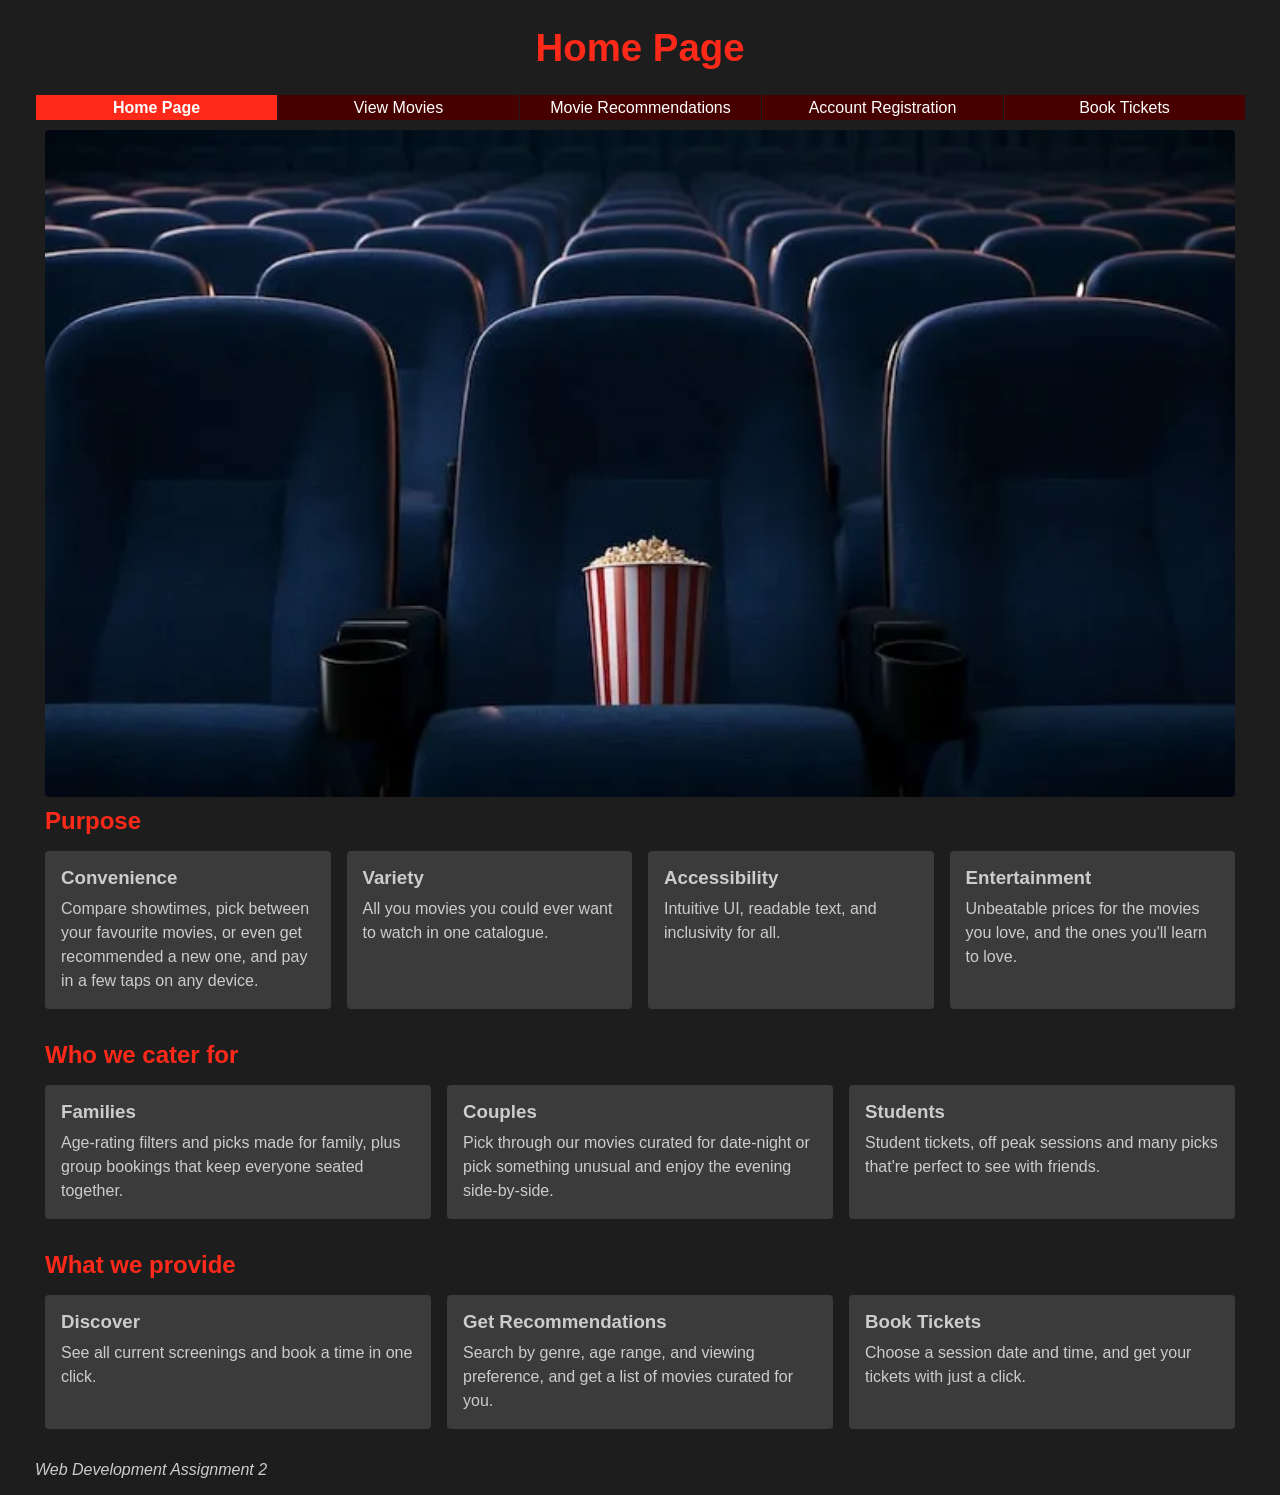
<file: index.html>
<!DOCTYPE html>
<html lang="en">

<head>
    <meta charset="utf-8">
    <meta name="description" content="Web Development">
    <meta name="keywords" content="Page 1">
    <meta name="author" content="max">
    <meta name="viewport" content="width=device-width, initial-scale=1">
    <link rel="stylesheet" href="css/style.css">
    <script src="js/script.js"></script>
    <title>Home Page</title>
</head>

<body>
    <header>
        <h1>Home Page</h1>
    </header>
    <nav>
        <ul>
            <li><a href="index.html" class="current">Home Page</a></li>
            <li><a href="movies.html">View Movies</a></li>
            <li><a href="recommend.html">Movie Recommendations</a></li>
            <li><a href="register.html">Account Registration</a></li>
            <li><a href="booking.html">Book Tickets</a></li>
        </ul>
    </nav>
    <section class="about">
        <img class="about_img" src="images/popcorn-bucket-theater-seat-empty-cinema.webp" width="1200" height="400" alt="Popcorn bucket on a theater seat in a empty cinema">
        <article >
            <h2>Purpose</h2>
            <div class="card">
                <h3>Convenience </h3>
                <p>
                    Compare showtimes, pick between your favourite movies, or even get recommended a new one, and pay in a few taps on any device.
                </p>
            </div>
            <div class="card">
                <h3>Variety</h3>
                <p>
                    All you movies you could ever want to watch in one catalogue.
                </p>
            </div>
            <div class="card">
                <h3>Accessibility</h3>
                <p>
                    Intuitive UI, readable text, and inclusivity for all. 
                </p>
            </div>
            <div class="card">
                <h3>Entertainment</h3>
                <p>
                    Unbeatable prices for the movies you love, and the ones you'll learn to love. 
                </p>
            </div>
        </article>
        <article>
            <h2>Who we cater for</h2>
            <div class="card">
                <h3>Families</h3>
                <p>
                    Age-rating filters and picks made for family, plus group bookings that keep everyone seated together.
                </p>
            </div>
            <div class="card">
                <h3>Couples</h3>
                <p>
                    Pick through our movies curated for date-night or pick something unusual and enjoy the evening side-by-side.
                </p>
            </div>
            <div class="card">
                <h3>Students</h3>
                <p>
                    Student tickets, off peak sessions and many picks that're perfect to see with friends.
                </p>
            </div>
        </article>
        <article>
            <h2>What we provide</h2>
            <div class="card">
                <h3>Discover</h3>
                <p>
                    See all current screenings and book a time in one click.
                </p>
            </div>
            <div class="card">
                <h3>Get Recommendations</h3>
                <p>
                    Search by genre, age range, and viewing preference, and get a list of movies curated for you.
                </p>
            </div>
            <div class="card">
                <h3>Book Tickets</h3>
                <p>
                    Choose a session date and time, and get your tickets with just a click.
                </p>
            </div>
        </article>
    </section>
    <footer>
        <p><em>Web Development Assignment 2</em></p>
    </footer>
</body>

</html>
</file>
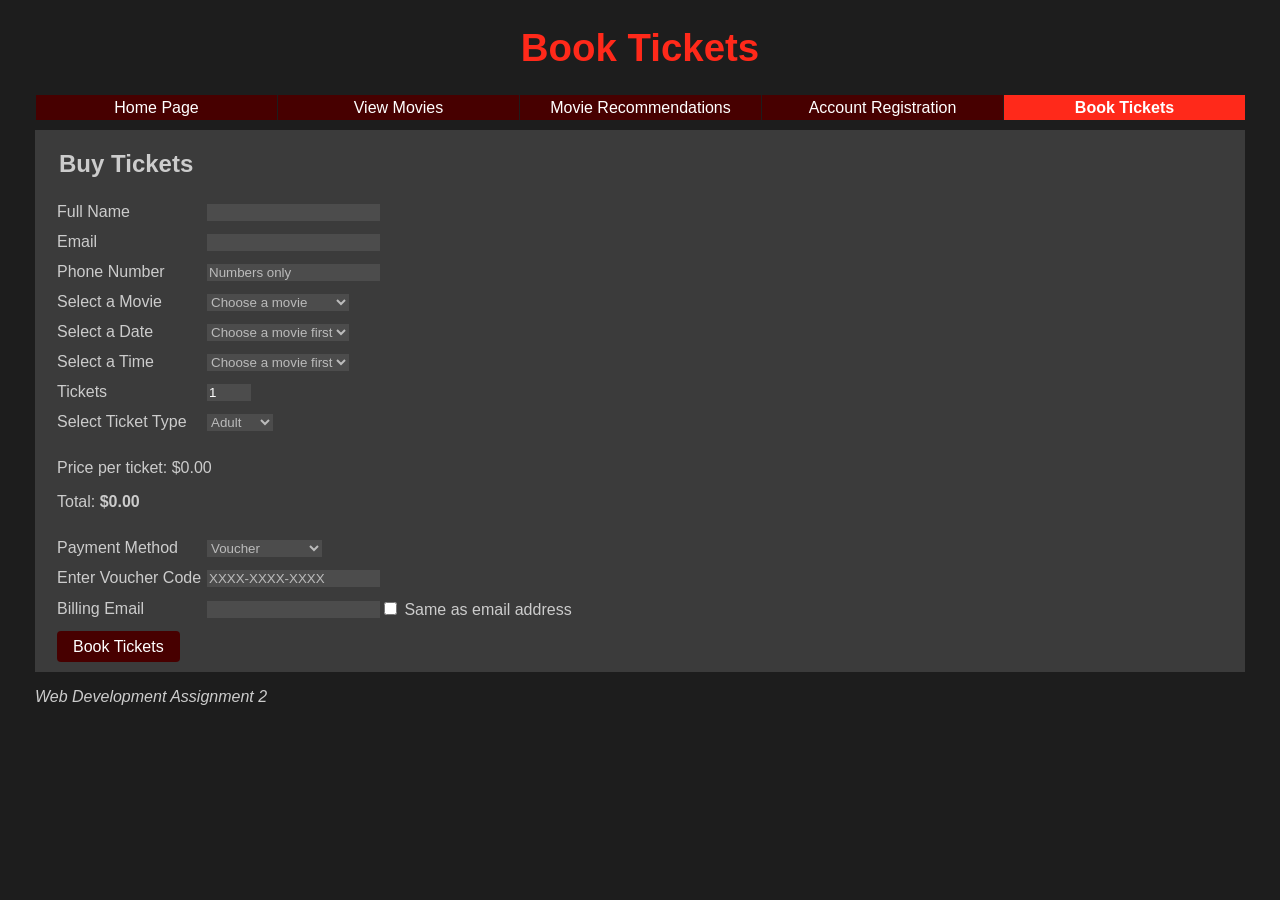
<file: booking.html>
<!DOCTYPE html>
<html lang="en">

<head>
    <meta charset="utf-8">
    <meta name="description" content="Web Development">
    <meta name="keywords" content="Page 5">
    <meta name="author" content="max">
    <meta name="viewport" content="width=device-width, initial-scale=1">
    <link rel="stylesheet" href="css/style.css">
    <script src="js/script.js" defer></script>
    <title>Booking</title>
</head>

<body>
    <header>
        <h1>Book Tickets</h1>
    </header>
    <nav>
        <ul>
            <li><a href="index.html">Home Page</a></li>
            <li><a href="movies.html">View Movies</a></li>
            <li><a href="recommend.html">Movie Recommendations</a></li>
            <li><a href="register.html">Account Registration</a></li>
            <li><a href="booking.html" class="current">Book Tickets</a></li>
        </ul>
    </nav>
    <section>
        <form id="booking-form" method="post" action="http://mercury.swin.edu.au/it000000/cos10005/regtest.php">
            <div class="container">
                <fieldset>
                    <legend><h2>Buy Tickets</h2></legend>
                    <div class="textinput">
                        <label for="Fname">Full Name</label>
                        <input id="Fname" type="text" name="Fname" required="required">
                    </div>
                    <div class="textinput">
                        <label for="email">Email</label>
                        <input id="email" type="email" name="email" required="required">
                    </div>
                    <div class="textinput">
                        <label for="phone">Phone Number</label>
                        <input id="phone" type="tel" name="phone" placeholder="Numbers only">
                    </div>
                    <div class="dropinput">
                        <label for="movie">Select a Movie</label>
                        <select id="movie" name="movie">
                            <option value="N" disabled selected>Choose a movie</option>
                        </select>
                    </div>

                    <div class="dropinput">
                        <label for="date">Select a Date</label>
                        <select id="date" name="date" required>
                            <option value="" disabled selected>Choose a date</option>
                        </select>
                    </div>

                    <div class="dropinput">
                        <label for="time">Select a Time</label>
                        <select id="time" name="time" required>
                            <option value="" disabled selected>Choose a time</option>
                        </select>
                    </div>

                    <div class="textinput">
                        <label for="tickets">Tickets</label>
                        <input id="tickets" type="number" name="tickets" min="1" max="10" value="1" required>
                    </div>

                    <div class="dropinput">
                        <label for="ticket-type">Select Ticket Type</label>
                        <select id="ticket-type" name="type">
                            <option value="adult">Adult</option>
                            <option value="child">Child</option>
                            <option value="student">Student</option>
                        </select>
                    </div>
                    <div class="priceinfo">
                        <p>Price per ticket: <span id="unit-price">$0.00</span></p>
                        <p>Total: <strong id="total-price">$0.00</strong></p>
                    </div>
                    <div class="dropinput">
                        <label for="payment">Payment Method</label>
                        <select id="payment" name="payment">
                            <option value="V">Voucher</option>
                            <option value="O">Online Payment</option>
                        </select>
                    </div>
                    <div class="textinput">
                        <label for="voucher">Enter Voucher Code</label>
                        <input id="voucher" type="text" name="voucher" maxlength="14" inputmode="numeric"
                            placeholder="XXXX-XXXX-XXXX">
                    </div>
                    <div id="card-details">
                        <div class="dropinput">
                            <label for="card-type">Card Type</label>
                            <select id="card-type" name="card-type">
                                <option value="visa">Visa</option>
                                <option value="mastercard">Mastercard</option>
                                <option value="amex">American Express</option>
                            </select>
                        </div>
                        <div class="textinput">
                            <label for="cc">Card Number</label>
                            <input id="cc" type="text" name="card" autocomplete="cc-number" placeholder="16 digits">

                        </div>
                        <div class="textinput">
                            <label for="cc_name">Full Name</label>
                            <input id="cc_name" type="text" name="cardname" autocomplete="cc-name"
                                placeholder="Name as Shown on card">
                        </div>
                        <div class="textinput">
                            <label for="cc_exp">Expiry Date</label>
                            <input id="cc_exp" type="text" name="cc_exp" placeholder="MM / YYYY" autocomplete="cc-exp"
                                required>
                        </div>
                        <div class="textinput">
                            <label for="cvv">CVV</label>
                            <input id="cvv" type="text" name="cvv" inputmode="numeric" maxlength="4"
                                autocomplete="cc-csc" placeholder="3 digits">
                        </div>
                    </div>
                    <div class="textinput">
                        <label for="billing">Billing Email</label>
                        <input id="billing" type="email" name="bemail" required="required">
                        <label class="checkbox-label">
                            <input id="same-email" type="checkbox">
                            Same as email address
                        </label>
                    </div>
                    <button type="submit">Book Tickets</button>
                </fieldset>
            </div>
        </form>
    </section>
    <footer>
        <p><em>Web Development Assignment 2</em></p>
    </footer>
</body>
</html>
</file>
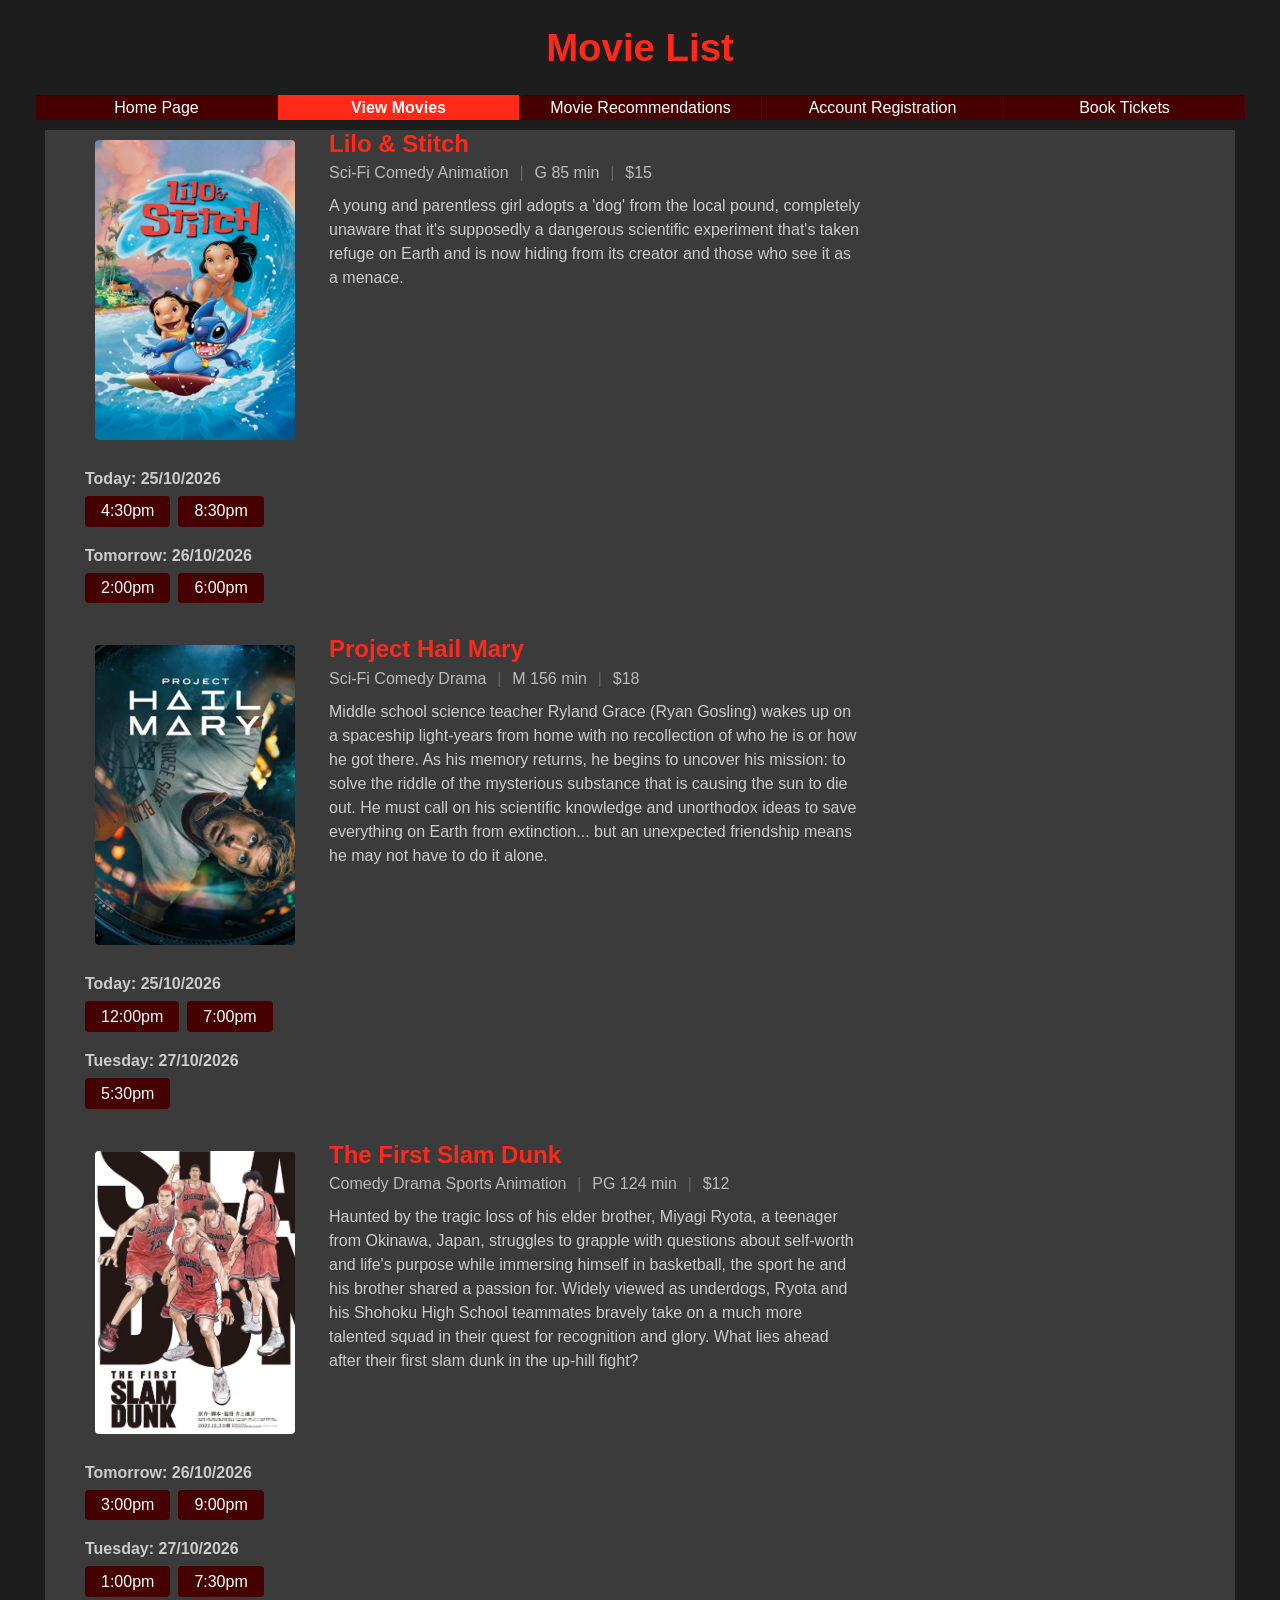
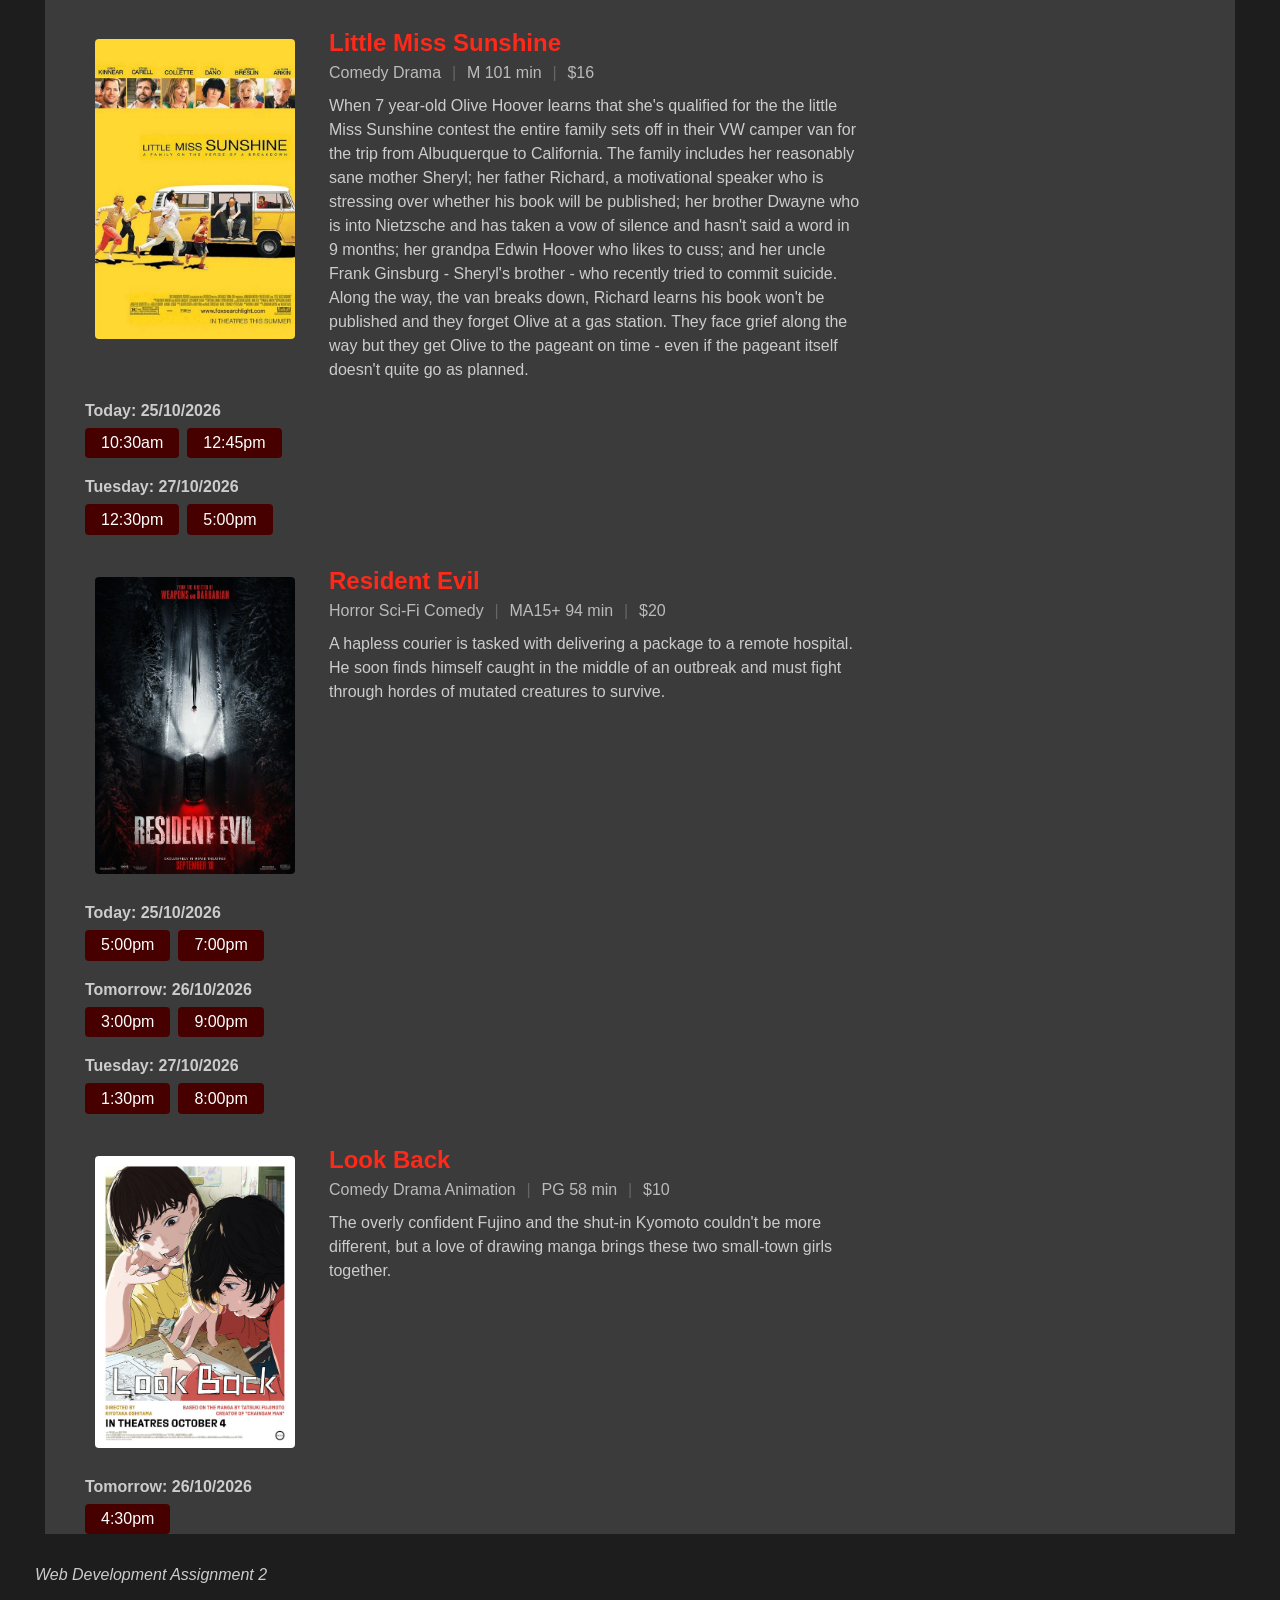
<file: movies.html>
<!DOCTYPE html>
<html lang="en">

<head>
    <meta charset="utf-8">
    <meta name="description" content="Web Development">
    <meta name="keywords" content="Page 2">
    <meta name="author" content="max">
    <meta name="viewport" content="width=device-width, initial-scale=1">
    <link rel="stylesheet" href="css/style.css">
    <script src="js/script.js" defer></script>
    <title>Movies</title>
</head>

<body>
    <header>
        <h1>Movie List</h1>
    </header>
    <nav>
        <ul>
            <li><a href="index.html">Home Page</a></li>
            <li><a href="movies.html" class="current">View Movies</a></li>
            <li><a href="recommend.html">Movie Recommendations</a></li>
            <li><a href="register.html">Account Registration</a></li>
            <li><a href="booking.html">Book Tickets</a></li>
        </ul>
    </nav>
    <section>
        <ul class="movies-list">
            <li class="movies-list_item" data-movie="lilo-and-stitch">
                <div class="movies-list_wrapper">
                    <img class="movies-list_poster" src="images/liloandstitchposter.webp"
                        alt="Lilo and Stitch Poster"><!-- Poster link Goes Here-->
                    <div class="movies-list_copy">
                        <h2 class="movies-list_heading">Lilo & Stitch</h2><!-- Title Goes Here-->
                        <span class="movies-list_details">
                            <span class="movies-list_genre">Sci-Fi Comedy Animation</span><!-- Genre(s) Goes Here-->
                            <span class="movies-list__pipe">|</span>
                            <span class="movies-list_rating">G</span><!-- Rating Goes Here-->
                            <span class="movies-list_runtime">85 min</span><!-- Runtime Goes Here-->
                            <span class="movies-list__pipe">|</span>
                            <span class="movies-list_price">$15</span><!-- Ticket Price Goes Here-->
                        </span>
                        <span class="movies-list_description">A young and parentless girl adopts a 'dog' from the
                            local pound, completely unaware that it's supposedly a dangerous scientific experiment
                            that's taken refuge on Earth and is now hiding from its creator and those who see it as
                            a menace.</span>
                    </div>
                </div>
                <div class="sessions">
                    <h3 class="sessions_date" data-date="2026-10-25">Today: 25/10/2026</h3>
                    <ul class="sessions_list">
                        <li class="sessions_item">
                            <a class="sessions_item_link" href="booking.html" data-time="16:30">
                                <span class="sessions_time">4:30pm</span><!-- Session Time Goes Here-->
                            </a>
                        </li>
                        <li class="sessions_item">
                            <a class="sessions_item_link" href="booking.html" data-time="20:30">
                                <span class="sessions_time">8:30pm</span><!-- Session Time Goes Here-->
                            </a>
                        </li>
                    </ul>
                    <h3 class="sessions_date" data-date="2026-10-26">Tomorrow: 26/10/2026</h3>
                    <ul class="sessions_list">
                        <li class="sessions_item">
                            <a class="sessions_item_link" href="booking.html" data-time="14:00">
                                <span class="sessions_time">2:00pm</span><!-- Session Time Goes Here-->
                            </a>
                        </li>
                        <li class="sessions_item">
                            <a class="sessions_item_link" href="booking.html" data-time="18:00">
                                <span class="sessions_time">6:00pm</span><!-- Session Time Goes Here-->
                            </a>
                        </li>
                    </ul>
                </div>
            </li>
            <li class="movies-list_item" data-movie="project-hail-mary">
                <div class="movies-list_wrapper">
                    <img class="movies-list_poster" src="images/PHM.webp"
                        alt="Project Hail Mary poster"><!-- Poster link Goes Here-->
                    <div class="movies-list_copy">
                        <h2 class="movies-list_heading">Project Hail Mary</h2><!-- Title Goes Here-->
                        <span class="movies-list_details">
                            <span class="movies-list_genre">Sci-Fi Comedy Drama</span><!-- Genre(s) Goes Here-->
                            <span class="movies-list__pipe">|</span>
                            <span class="movies-list_rating">M</span><!-- Rating Goes Here-->
                            <span class="movies-list_runtime">156 min</span><!-- Runtime Goes Here-->
                            <span class="movies-list__pipe">|</span>
                            <span class="movies-list_price">$18</span><!-- Ticket Price Goes Here-->
                        </span>
                        <span class="movies-list_description">Middle school science teacher Ryland Grace (Ryan
                            Gosling) wakes up on a spaceship light-years from home with no recollection of who he is
                            or how he got there. As his memory returns, he begins to uncover his mission: to solve
                            the riddle of the mysterious substance that is causing the sun to die out. He must call
                            on his scientific knowledge and unorthodox ideas to save everything on Earth from
                            extinction... but an unexpected friendship means he may not have to do it alone.</span>
                    </div>
                </div>
                <div class="sessions">
                    <h3 class="sessions_date" data-date="2026-10-25">Today: 25/10/2026</h3>
                    <ul class="sessions_list">
                        <li class="sessions_item">
                            <a class="sessions_item_link" href="booking.html" data-time="12:00">
                                <span class="sessions_time">12:00pm</span><!-- Session Time Goes Here-->
                            </a>
                        </li>
                        <li class="sessions_item">
                            <a class="sessions_item_link" href="booking.html" data-time="19:00">
                                <span class="sessions_time">7:00pm</span><!-- Session Time Goes Here-->
                            </a>
                        </li>
                    </ul>
                    <h3 class="sessions_date" data-date="2026-10-27">Tuesday: 27/10/2026</h3>
                    <ul class="sessions_list">
                        <li class="sessions_item">
                            <a class="sessions_item_link" href="booking.html" data-time="17:30">
                                <span class="sessions_time">5:30pm</span><!-- Session Time Goes Here-->
                            </a>
                        </li>
                    </ul>
                </div>
            </li>
            <li class="movies-list_item" data-movie="the-first-slam-dunk">
                <div class="movies-list_wrapper">
                    <img class="movies-list_poster" src="images/first_slam_dunk.jpg"
                        alt=""><!-- Poster link Goes Here-->
                    <div class="movies-list_copy">
                        <h2 class="movies-list_heading">The First Slam Dunk</h2><!-- Title Goes Here-->
                        <span class="movies-list_details">
                            <span class="movies-list_genre">Comedy Drama Sports
                                Animation</span><!-- Genre(s) Goes Here-->
                            <span class="movies-list__pipe">|</span>
                            <span class="movies-list_rating">PG</span><!-- Rating Goes Here-->
                            <span class="movies-list_runtime">124 min</span><!-- Runtime Goes Here-->
                            <span class="movies-list__pipe">|</span>
                            <span class="movies-list_price">$12</span><!-- Ticket Price Goes Here-->
                        </span>
                        <span class="movies-list_description">Haunted by the tragic loss of his elder brother,
                            Miyagi Ryota, a teenager from Okinawa, Japan, struggles to grapple with questions about
                            self-worth and life's purpose while immersing himself in basketball, the sport he and
                            his brother shared a passion for. Widely viewed as underdogs, Ryota and his Shohoku High
                            School teammates bravely take on a much more talented squad in their quest for
                            recognition and glory. What lies ahead after their first slam dunk in the up-hill
                            fight?</span>
                    </div>
                </div>
                <div class="sessions">
                    <h3 class="sessions_date" data-date="2026-10-26">Tomorrow: 26/10/2026</h3>
                    <ul class="sessions_list">
                        <li class="sessions_item">
                            <a class="sessions_item_link" href="booking.html" data-time="15:00">
                                <span class="sessions_time">3:00pm</span><!-- Session Time Goes Here-->
                            </a>
                        </li>
                        <li class="sessions_item">
                            <a class="sessions_item_link" href="booking.html" data-time="21:00">
                                <span class="sessions_time">9:00pm</span><!-- Session Time Goes Here-->
                            </a>
                        </li>
                    </ul>
                    <h3 class="sessions_date" data-date="2026-10-27">Tuesday: 27/10/2026</h3>
                    <ul class="sessions_list">
                        <li class="sessions_item">
                            <a class="sessions_item_link" href="booking.html" data-time="13:00">
                                <span class="sessions_time">1:00pm</span><!-- Session Time Goes Here-->
                            </a>
                        </li>
                        <li class="sessions_item">
                            <a class="sessions_item_link" href="booking.html" data-time="19:30">
                                <span class="sessions_time">7:30pm</span><!-- Session Time Goes Here-->
                            </a>
                        </li>
                    </ul>
                </div>
            </li>
            <li class="movies-list_item" data-movie="little-miss-sunshine">
                <div class="movies-list_wrapper">
                    <img class="movies-list_poster" src="images/LMS.webp"
                        alt="Little miss sunshine poster"><!-- Poster link Goes Here-->
                    <div class="movies-list_copy">
                        <h2 class="movies-list_heading">Little Miss Sunshine</h2><!-- Title Goes Here-->
                        <span class="movies-list_details">
                            <span class="movies-list_genre">Comedy Drama</span><!-- Genre(s) Goes Here-->
                            <span class="movies-list__pipe">|</span>
                            <span class="movies-list_rating">M</span><!-- Rating Goes Here-->
                            <span class="movies-list_runtime">101 min</span><!-- Runtime Goes Here-->
                            <span class="movies-list__pipe">|</span>
                            <span class="movies-list_price">$16</span><!-- Ticket Price Goes Here-->
                        </span>
                        <span class="movies-list_description">When 7 year-old Olive Hoover learns that she's
                            qualified for the the little Miss Sunshine contest the entire family sets off in their
                            VW camper van for the trip from Albuquerque to California. The family includes her
                            reasonably sane mother Sheryl; her father Richard, a motivational speaker who is
                            stressing over whether his book will be published; her brother Dwayne who is into
                            Nietzsche and has taken a vow of silence and hasn't said a word in 9 months; her grandpa
                            Edwin Hoover who likes to cuss; and her uncle Frank Ginsburg - Sheryl's brother - who
                            recently tried to commit suicide. Along the way, the van breaks down, Richard learns his
                            book won't be published and they forget Olive at a gas station. They face grief along
                            the way but they get Olive to the pageant on time - even if the pageant itself doesn't
                            quite go as planned.
                        </span>
                    </div>
                </div>
                <div class="sessions">
                    <h3 class="sessions_date" data-date="2026-10-25">Today: 25/10/2026</h3>
                    <ul class="sessions_list">
                        <li class="sessions_item">
                            <a class="sessions_item_link" href="booking.html" data-time="10:30">
                                <span class="sessions_time">10:30am</span><!-- Session Time Goes Here-->
                            </a>
                        </li>
                        <li class="sessions_item">
                            <a class="sessions_item_link" href="booking.html" data-time="12:45">
                                <span class="sessions_time">12:45pm</span><!-- Session Time Goes Here-->
                            </a>
                        </li>
                    </ul>
                    <h3 class="sessions_date" data-date="2026-10-27">Tuesday: 27/10/2026</h3>
                    <ul class="sessions_list">
                        <li class="sessions_item">
                            <a class="sessions_item_link" href="booking.html" data-time="12:30">
                                <span class="sessions_time">12:30pm</span><!-- Session Time Goes Here-->
                            </a>
                        </li>
                        <li class="sessions_item">
                            <a class="sessions_item_link" href="booking.html" data-time="17:00">
                                <span class="sessions_time">5:00pm</span><!-- Session Time Goes Here-->
                            </a>
                        </li>
                    </ul>
                </div>
            </li>
            <li class="movies-list_item" data-movie="resident-evil">
                <div class="movies-list_wrapper">
                    <img class="movies-list_poster" src="images/resident_evil.jpg"
                        alt="Resident Evil poster"><!-- Poster link Goes Here-->
                    <div class="movies-list_copy">
                        <h2 class="movies-list_heading">Resident Evil</h2><!-- Title Goes Here-->
                        <span class="movies-list_details">
                            <span class="movies-list_genre">Horror Sci-Fi Comedy</span><!-- Genre(s) Goes Here-->
                            <span class="movies-list__pipe">|</span>
                            <span class="movies-list_rating">MA15+</span><!-- Rating Goes Here-->
                            <span class="movies-list_runtime">94 min</span><!-- Runtime Goes Here-->
                            <span class="movies-list__pipe">|</span>
                            <span class="movies-list_price">$20</span><!-- Ticket Price Goes Here-->
                        </span>
                        <span class="movies-list_description">A hapless courier is tasked with delivering a package
                            to a remote hospital. He soon finds himself caught in the middle of an outbreak and must
                            fight through hordes of mutated creatures to survive.
                        </span>
                    </div>
                </div>
                <div class="sessions">
                    <h3 class="sessions_date" data-date="2026-10-25">Today: 25/10/2026</h3>
                    <ul class="sessions_list">
                        <li class="sessions_item">
                            <a class="sessions_item_link" href="booking.html" data-time="17:00">
                                <span class="sessions_time">5:00pm</span><!-- Session Time Goes Here-->
                            </a>
                        </li>
                        <li class="sessions_item">
                            <a class="sessions_item_link" href="booking.html" data-time="19:00">
                                <span class="sessions_time">7:00pm</span><!-- Session Time Goes Here-->
                            </a>
                        </li>
                    </ul>
                    <h3 class="sessions_date" data-date="2026-10-26">Tomorrow: 26/10/2026</h3>
                    <ul class="sessions_list">
                        <li class="sessions_item">
                            <a class="sessions_item_link" href="booking.html" data-time="15:00">
                                <span class="sessions_time">3:00pm</span><!-- Session Time Goes Here-->
                            </a>
                        </li>
                        <li class="sessions_item">
                            <a class="sessions_item_link" href="booking.html" data-time="21:00">
                                <span class="sessions_time">9:00pm</span><!-- Session Time Goes Here-->
                            </a>
                        </li>
                    </ul>
                    <h3 class="sessions_date" data-date="2026-10-27">Tuesday: 27/10/2026</h3>
                    <ul class="sessions_list">
                        <li class="sessions_item">
                            <a class="sessions_item_link" href="booking.html" data-time="13:30">
                                <span class="sessions_time">1:30pm</span><!-- Session Time Goes Here-->
                            </a>
                        </li>
                        <li class="sessions_item">
                            <a class="sessions_item_link" href="booking.html" data-time="20:00">
                                <span class="sessions_time">8:00pm</span><!-- Session Time Goes Here-->
                            </a>
                        </li>
                    </ul>
                </div>
            </li>
            <li class="movies-list_item" data-movie="look-back">
                <div class="movies-list_wrapper">
                    <img class="movies-list_poster" src="images/look_back.jpg"
                        alt="Look Back poster"><!-- Poster link Goes Here-->
                    <div class="movies-list_copy">
                        <h2 class="movies-list_heading">Look Back</h2><!-- Title Goes Here-->
                        <span class="movies-list_details">
                            <span class="movies-list_genre">Comedy Drama Animation</span><!-- Genre(s) Goes Here-->
                            <span class="movies-list__pipe">|</span>
                            <span class="movies-list_rating">PG</span><!-- Rating Goes Here-->
                            <span class="movies-list_runtime">58 min</span><!-- Runtime Goes Here-->
                            <span class="movies-list__pipe">|</span>
                            <span class="movies-list_price">$10</span><!-- Ticket Price Goes Here-->
                        </span>
                        <span class="movies-list_description">The overly confident Fujino and the shut-in Kyomoto
                            couldn't be more different, but a love of drawing manga brings these two small-town
                            girls together.</span>
                    </div>
                </div>
                <div class="sessions">
                    <h3 class="sessions_date" data-date="2026-10-26">Tomorrow: 26/10/2026</h3>
                    <ul class="sessions_list">
                        <li class="sessions_item">
                            <a class="sessions_item_link" href="booking.html" data-time="16:30">
                                <span class="sessions_time">4:30pm</span><!-- Session Time Goes Here-->
                            </a>
                        </li>
                    </ul>
                </div>
            </li>
        </ul>
    </section>
    <footer>
        <p><em>Web Development Assignment 2</em></p>
    </footer>
</body>

</html>
</file>
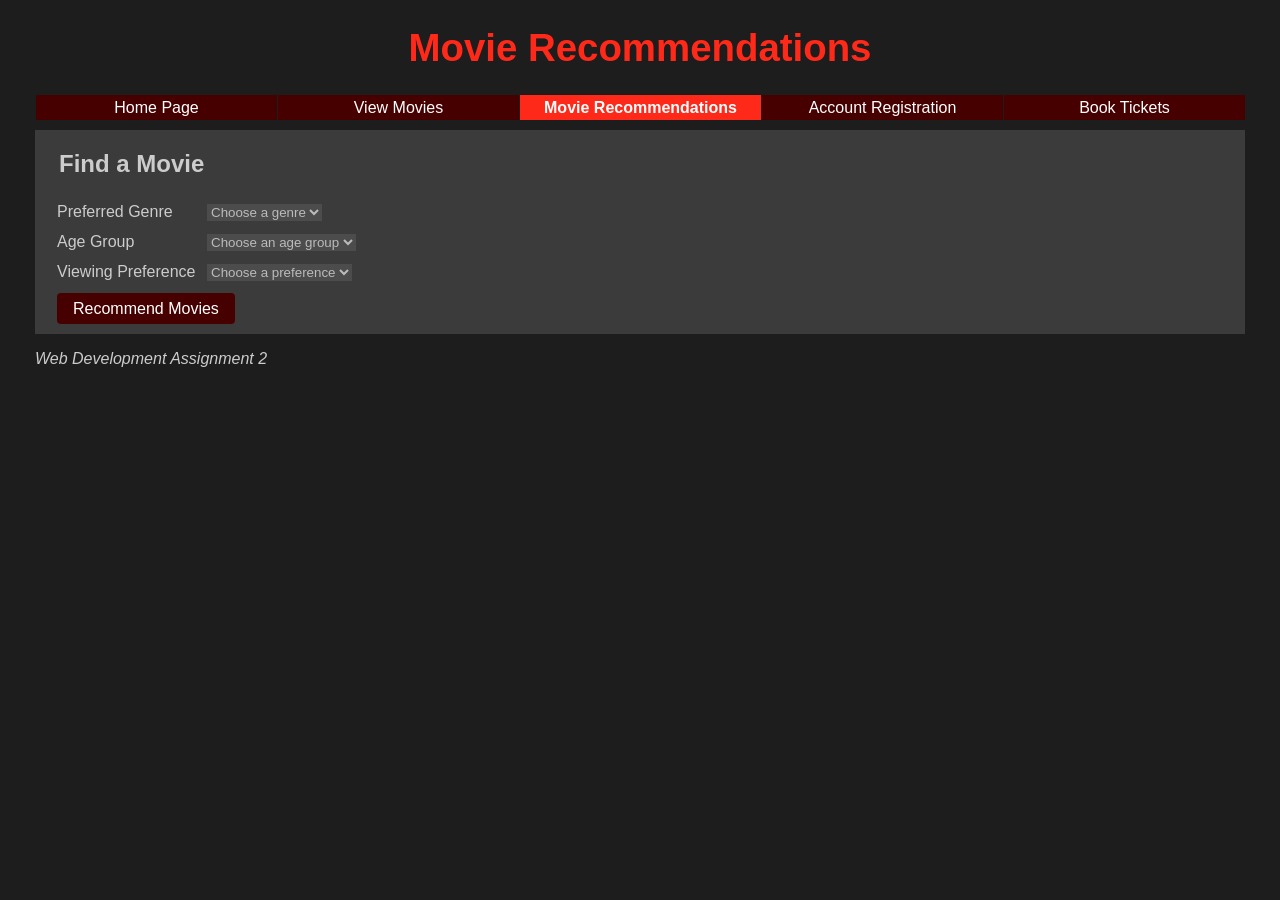
<file: recommend.html>
<!DOCTYPE html>
<html lang="en">
<head>
    <meta charset="utf-8">
    <meta name="description" content="Web Development">
    <meta name="keywords" content="Page 3">
    <meta name="author" content="max">
    <meta name="viewport" content="width=device-width, initial-scale=1">
    <link rel="stylesheet" href="css/style.css">
    <script src="js/script.js" defer></script>
    <title>Movie Recommendations</title>
</head>
<body>
    <header>
        <h1>Movie Recommendations</h1>
    </header>
    <nav>
        <ul>
            <li><a href="index.html">Home Page</a></li>
            <li><a href="movies.html">View Movies</a></li>
            <li><a href="recommend.html" class="current">Movie Recommendations</a></li>
            <li><a href="register.html">Account Registration</a></li>
            <li><a href="booking.html">Book Tickets</a></li>
        </ul>
    </nav>
    <section>
        <div class="container">
            <form id="recommend-form">
                <fieldset>
                    <legend><h2>Find a Movie</h2></legend>
                    <div class="dropinput">
                        <label for="rec-genre">Preferred Genre</label>
                        <select id="rec-genre" name="genre" required>
                            <option value="" disabled selected>Choose a genre</option>
                            <option value="action">Action</option>
                            <option value="horror">Horror</option>
                            <option value="sci-fi">Sci-Fi</option>
                            <option value="fantasy">Fantasy</option>
                            <option value="western">Western</option>
                            <option value="romance">Romance</option>
                            <option value="thriller">Thriller</option>
                            <option value="comedy">Comedy</option>
                            <option value="drama">Drama</option>
                            <option value="sports">Sports</option>
                            <option value="animation">Animation</option>
                        </select>
                    </div>
                    <div class="dropinput">
                        <label for="rec-age">Age Group</label>
                        <select id="rec-age" name="age" required>
                            <option value="" disabled selected>Choose an age group</option>
                            <option value="child">Child</option>
                            <option value="teen">Teen</option>
                            <option value="adult">Adult</option>
                        </select>
                    </div>
                    <div class="dropinput">
                        <label for="rec-viewing">Viewing Preference</label>
                        <select id="rec-viewing" name="viewing" required>
                            <option value="" disabled selected>Choose a preference</option>
                            <option value="family">Family</option>
                            <option value="date">Date Night</option>
                            <option value="friends">Friends</option>
                            <option value="solo">Solo</option>
                        </select>
                    </div>
                    <button type="submit">Recommend Movies</button>
                </fieldset>
            </form>
            <div id="recommend-results" aria-live="polite"></div>
        </div>
    </section>
    <footer>
        <p><em>Web Development Assignment 2</em></p>
    </footer>
</body>
</html>
</file>
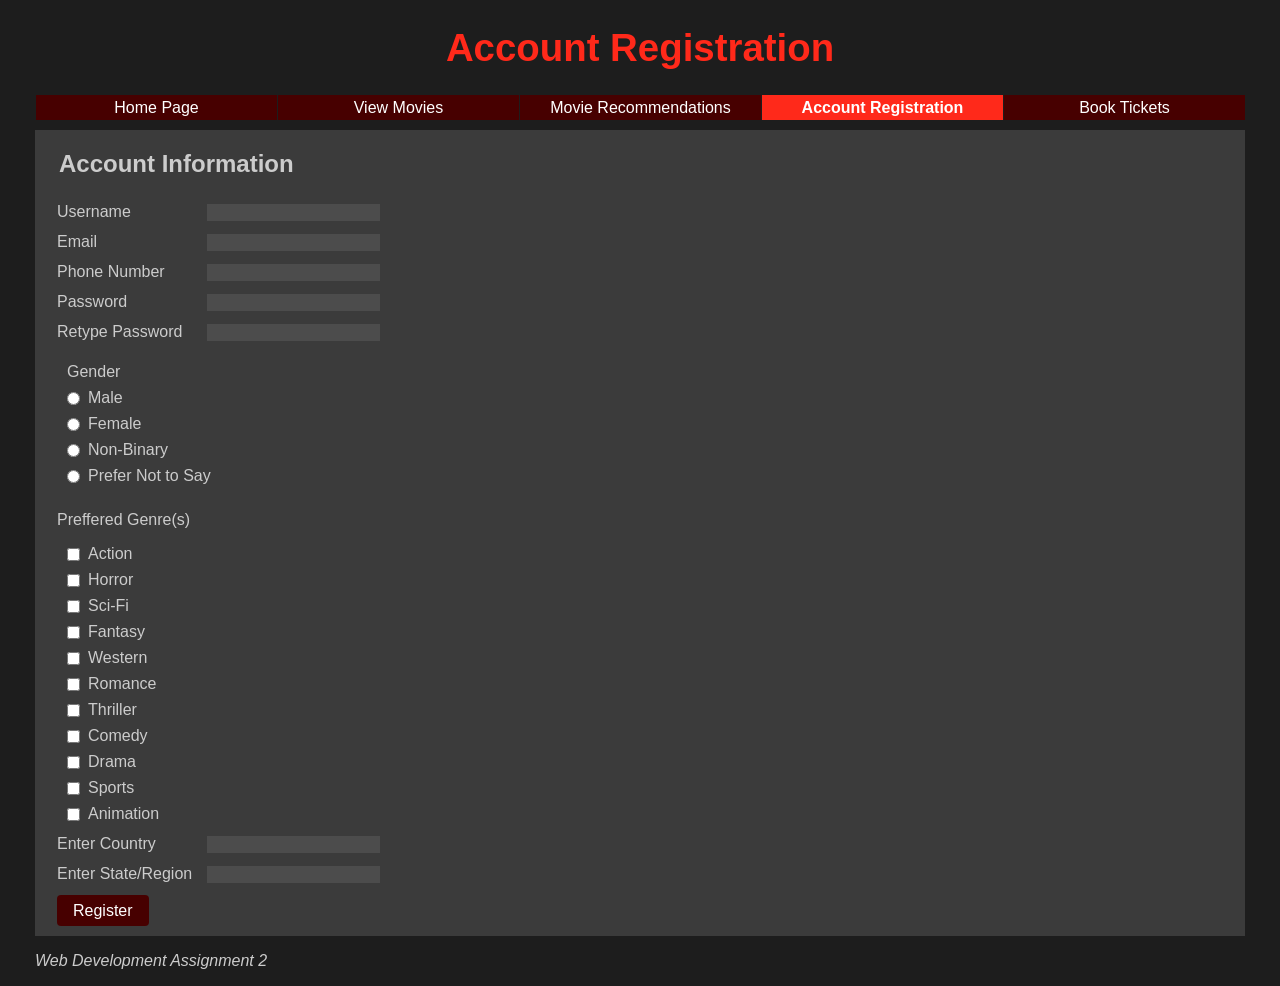
<file: register.html>
<!DOCTYPE html>
<html lang="en">

<head>
    <meta charset="utf-8">
    <meta name="description" content="Web Development">
    <meta name="keywords" content="Page 4">
    <meta name="author" content="max">
    <meta name="viewport" content="width=device-width, initial-scale=1">
    <link rel="stylesheet" href="css/style.css">
    <script src="js/script.js" defer></script>
    <title>Registration</title>
</head>

<body>
    <header>
        <h1>Account Registration</h1>
    </header>
    <nav>
        <ul>
            <li><a href="index.html">Home Page</a></li>
            <li><a href="movies.html">View Movies</a></li>
            <li><a href="recommend.html">Movie Recommendations</a></li>
            <li><a href="register.html" class="current">Account Registration</a></li>
            <li><a href="booking.html">Book Tickets</a></li>
        </ul>
    </nav>
    <section>
        <form id="regform" method="post" action="http://mercury.swin.edu.au/it000000/cos10005/regtest.php">
            <fieldset>
                <legend><h2>Account Information</h2></legend>
                <div class="textinput">
                    <label for="uname">Username</label>
                    <input id="uname" type="text" name="uname">
                </div>
                <div class="textinput">
                    <label for="email">Email</label>
                    <input id="email" type="email" name="email">
                </div>
                <div class="textinput">
                    <label for="phone">Phone Number</label>
                    <input id="phone" type="tel" name="phone">
                </div>
                <div class="textinput">
                    <label for="pwd1">Password</label>
                    <input id="pwd1" type="password" name="pwd1">
                </div>
                <div class="textinput">
                    <label for="pwd2">Retype Password</label>
                    <input id="pwd2" type="password" name="pwd2">
                </div>
                <div class="radioinput">
                    <span class="radiolabel">Gender</span>
                    <label for="genm"><input id="genm" type="radio" name="gender" value="M">Male</label>

                    <label for="genf">
                    <input id="genf" type="radio" name="gender" value="F">Female</label>

                    <label for="gennb">
                    <input id="gennb" type="radio" name="gender" value="NB">Non-Binary</label>

                    <label for="genp">
                    <input id="genp" type="radio" name="gender" value="P">Prefer Not to Say</label>
                </div>
                <div class="checkbox">
                    <p>Preffered Genre(s)</p>
                    <ul>
                        <li><label><input type="checkbox" class="movies-reg_genre" name="genre" value="action">
                                Action</label></li>
                        <li><label><input type="checkbox" class="movies-reg_genre" name="genre1" value="horror">
                                Horror</label></li>
                        <li><label><input type="checkbox" class="movies-reg_genre" name="genre2" value="sci-fi">
                                Sci-Fi</label></li>
                        <li><label><input type="checkbox" class="movies-reg_genre" name="genre3" value="fantasy">
                                Fantasy</label></li>
                        <li><label><input type="checkbox" class="movies-reg_genre" name="genre4" value="western">
                                Western</label></li>
                        <li><label><input type="checkbox" class="movies-reg_genre" name="genre5" value="romance">
                                Romance</label></li>
                        <li><label><input type="checkbox" class="movies-reg_genre" name="genre6" value="thriller">
                                Thriller</label></li>
                        <li><label><input type="checkbox" class="movies-reg_genre" name="genre7" value="comedy">
                                Comedy</label></li>
                        <li><label><input type="checkbox" class="movies-reg_genre" name="genre8" value="drama">
                                Drama</label></li>
                        <li><label><input type="checkbox" class="movies-reg_genre" name="genre9" value="sports">
                                Sports</label></li>
                        <li><label><input type="checkbox" class="movies-reg_genre" name="genre10" value="animation">
                                Animation</label></li>
                    </ul>
                </div>
                <div class="textinput">
                    <label for="country">Enter Country</label>
                    <input id="country" type="text" name="country">
                </div>
                <div class="textinput">
                    <label for="region">Enter State/Region</label>
                    <input id="region" type="text" name="Region">
                </div>
                <button type="submit">Register</button>
            </fieldset>
        </form>
    </section>
    <footer>
        <p><em>Web Development Assignment 2</em></p>
    </footer>
</body>
</html>
</file>
<file: css/style.css>
body {
    font-family: Arial, Helvetica, sans-serif;
    background-color: #1d1d1d;
    margin: 0;
    padding: 0 35px;
    user-select: none
}

header {
    color: #ff291a;
    font-size: 120%;
    text-align: center;
}

nav ul {
    display: flex;
    list-style-type: none;
    padding: 0;
    margin: 0;
    width: 100%;
}

nav li {
    flex: 1;
    display: flex;
}

nav a {
    display: block;
    width: 100%;
    font-size: 16px;
    text-align: center;
    text-decoration: none;
    color: white;
    background-color: #470000;
    padding-top: 0.2em;
    padding-bottom: 0.2em;
    padding-left: 0.6em;
    padding-right: 0.6em;
    border-left: 1px solid #1d1d1d;
    transition: background-color 0.3s ease-in-out;
}

nav a.current {
    font-weight: bold;
    background-color: #ff291a;
}

nav a:hover {
    background-color: #470000;
}

.about article {
    display: flex;
    flex-wrap: wrap;
    gap: 1rem;
    margin: 10px 10px 2rem;
}

.about h2 {
    flex: 0 0 100%;
    margin: 0;
    color: #ff291a;
}
.about_img {
    display: block;
    width: calc(100% - 20px);   
    height: auto;
    object-fit: fill;         
    margin: 10px;
    border-radius: 4px;
}

.card {
    background-color: #3b3b3b;
    border-radius: 4px;
    padding: 1rem;
    color: #ccc;
    flex: 1;
}

.card h3 {
    margin: 0 0 0.5rem;
    color: #ccc;
}

.card p {
    margin: 0;
    line-height: 1.5;
}

form {
    background-color: #3b3b3b;
}

legend {
    color: #ccc;
}

fieldset {
    border: none;
    margin: 10px;
}

.textinput {
    display: flex;
    align-items: center;
    margin-bottom: 0.75rem;
}

.textinput label {
    width: 150px;
    flex-shrink: 0;
    color: #ccc;
}

.textinput input {
    background-color: #4c4c4c;
    border: none;
    color: white;
}

.textinput input::placeholder {
    color: #bbb;
}

.textinput .checkbox-label {
    width: auto;
    margin: 0;
    flex: 0 0 auto;
}

.textinput[hidden] {
    display: none;
}

.movies-list {
    background-color: #3b3b3b;
    margin: 10px;
}

.movies-list_item {
    list-style: none;
    margin-bottom: 2rem;
    color: #ccc;
}

.movies-list_wrapper {
    display: flex;
    gap: 1.5rem;
    align-items: flex-start;
}

.movies-list_poster {
    flex: 0 0 auto;
    width: 200px;
    height: auto;
    border-radius: 4px;
    margin: 10px;
}

.movies-list_heading {
    margin: 0 0 0.4rem;
    color: #ff291a;
}

.movies-list_details {
    display: block;
    margin-bottom: 0.75rem;
    color: #bbb;
}

.movies-list__pipe {
    margin: 0 0.4rem;
    color: #666;
}

.movies-list_description {
    display: block;
    line-height: 1.5;
    max-width: 60ch;
}

.sessions_date {
    margin: 1.25rem 0 0.5rem;
    font-size: 1rem;
    color: #ccc;
}

.sessions_list {
    list-style: none;
    padding: 0;
    margin: 0;
    display: flex;
    flex-wrap: wrap;
    gap: 0.5rem;
}

.sessions_item_link {
    display: block;
    padding: 0.4em 1em;
    color: white;
    text-decoration: none;
    background-color: #470000;
    border-radius: 4px;
    transition: background-color 0.3s ease-in-out;
}

.sessions_item_link:hover {
    background-color: #a12117;
}

.dropinput {
    display: flex;
    align-items: center;
    margin-bottom: 0.75rem;
}

.dropinput label {
    width: 150px;
    flex-shrink: 0;
    color: #ccc;
}

.dropinput select {
    background-color: #4c4c4c;
    border: none;
    color: #bbb;
}

.dropinput option {
    color: white;
    background-color: #ff291a;
}

.radioinput {
    display: flex;
    align-items: flex-start;
    flex-direction: column;
    gap: 0.5rem;
    border: none;
    padding: 10px;
    margin: 0;
    color: #ccc;
}

.radioinput label {
    display: flex;
    align-items: center;
    gap: 0.5rem;
    color: #ccc;
    cursor: pointer;
}

.radioinput input[type="radio"] {
    margin: 0;
}

.priceinfo {
    display: inline-block;
    margin-bottom: 0.75rem;
}

.priceinfo p {
    color: #ccc;
}

.checkbox ul {
    list-style: none;
    padding: 0;
    margin: 10px;
    display: flex;
    flex-direction: column;
    gap: 0.5rem;
    margin-bottom: 0.75rem;
}

.checkbox label {
    display: flex;
    align-items: center;
    gap: 0.5rem;
    cursor: pointer;
    color: #ccc;
}

.checkbox input[type="checkbox"] {
    width: auto;
    margin: 0;
    flex: 0 0 auto;
}

button {
    display: block;
    padding: 0.4em 1em;
    color: white;
    background-color: #470000;
    border: none;
    border-radius: 4px;
    font: inherit;
    cursor: pointer;
    transition: background-color 0.3s ease-in-out;
}

button:focus-visible {
    outline: 2px solid #ff291a;
    outline-offset: 2px;
}

button:hover {
    background-color: #a12117;
}

#recommend-results {
    color: #ccc;
}

#recommend-results h3 {
    color: #ff291a;
    margin: 0 0 0.25rem;
}

#recommend-results article {
    padding: 0.75rem;
    margin-bottom: 0.5rem;
    background-color: #3b3b3b;
    border-radius: 4px;
}

#recommend-results a {
    display: inline-block;
    padding: 0.4em 1em;
    color: white;
    text-decoration: none;
    background-color: #470000;
    border-radius: 4px;
    transition: background-color 0.3s ease-in-out;
}

#recommend-results a:hover {
    background-color: #a12117;
}

.checkbox p {
    color: #ccc;
}

footer {
    margin-top: 0.2em;
    color: #ccc;
}

@media (max-width: 767px) {
    body {
        padding: 0 12px;
    }

    nav ul {
        flex-direction: column;
    }

    nav a {
        border-left: none;
        border-top: 1px solid #1d1d1d;
        padding: 0.6em;
    }

    .about_img {
        height: 180px;
    }

    .card {
        flex: 1 1 calc(50% - 0.5rem);
    }

    .textinput,
    .dropinput {
        flex-direction: column;
        align-items: stretch;
    }

    .textinput label,
    .dropinput label {
        width: auto;
        margin-bottom: 0.25rem;
    }

    .textinput input,
    .dropinput select {
        width: 100%;
        box-sizing: border-box;
        padding: 0.5rem;
    }

    .textinput .checkbox-label {
        margin-left: 0;
    }


    .movies-list_wrapper {
        flex-direction: column;
    }

    .movies-list_poster {
        width: 100%;
        max-width: 200px;
    }

    .sessions_item_link {
        padding: 0.6em 1.2em;
    }

    button,
    input[type="submit"] {
        width: 100%;
    }

    #recommend-results button {
        width: 100%;
    }
}

@media (max-width: 1023px) {
    body {
        padding: 0 20px;
    }

    .textinput label,
    .dropinput label {
        width: 120px;
    }

    .about article {
        flex-direction: column;
    }

    .about_img { 
        height: 280px;
    }

    .card {
        flex: none;
    }

    .textinput .checkbox-label {
        margin-left: 120px;
    }

    .movies-list_poster {
        width: 160px;
    }

    #recommend-results {
        max-width: 100%;
    }
}
</file>
